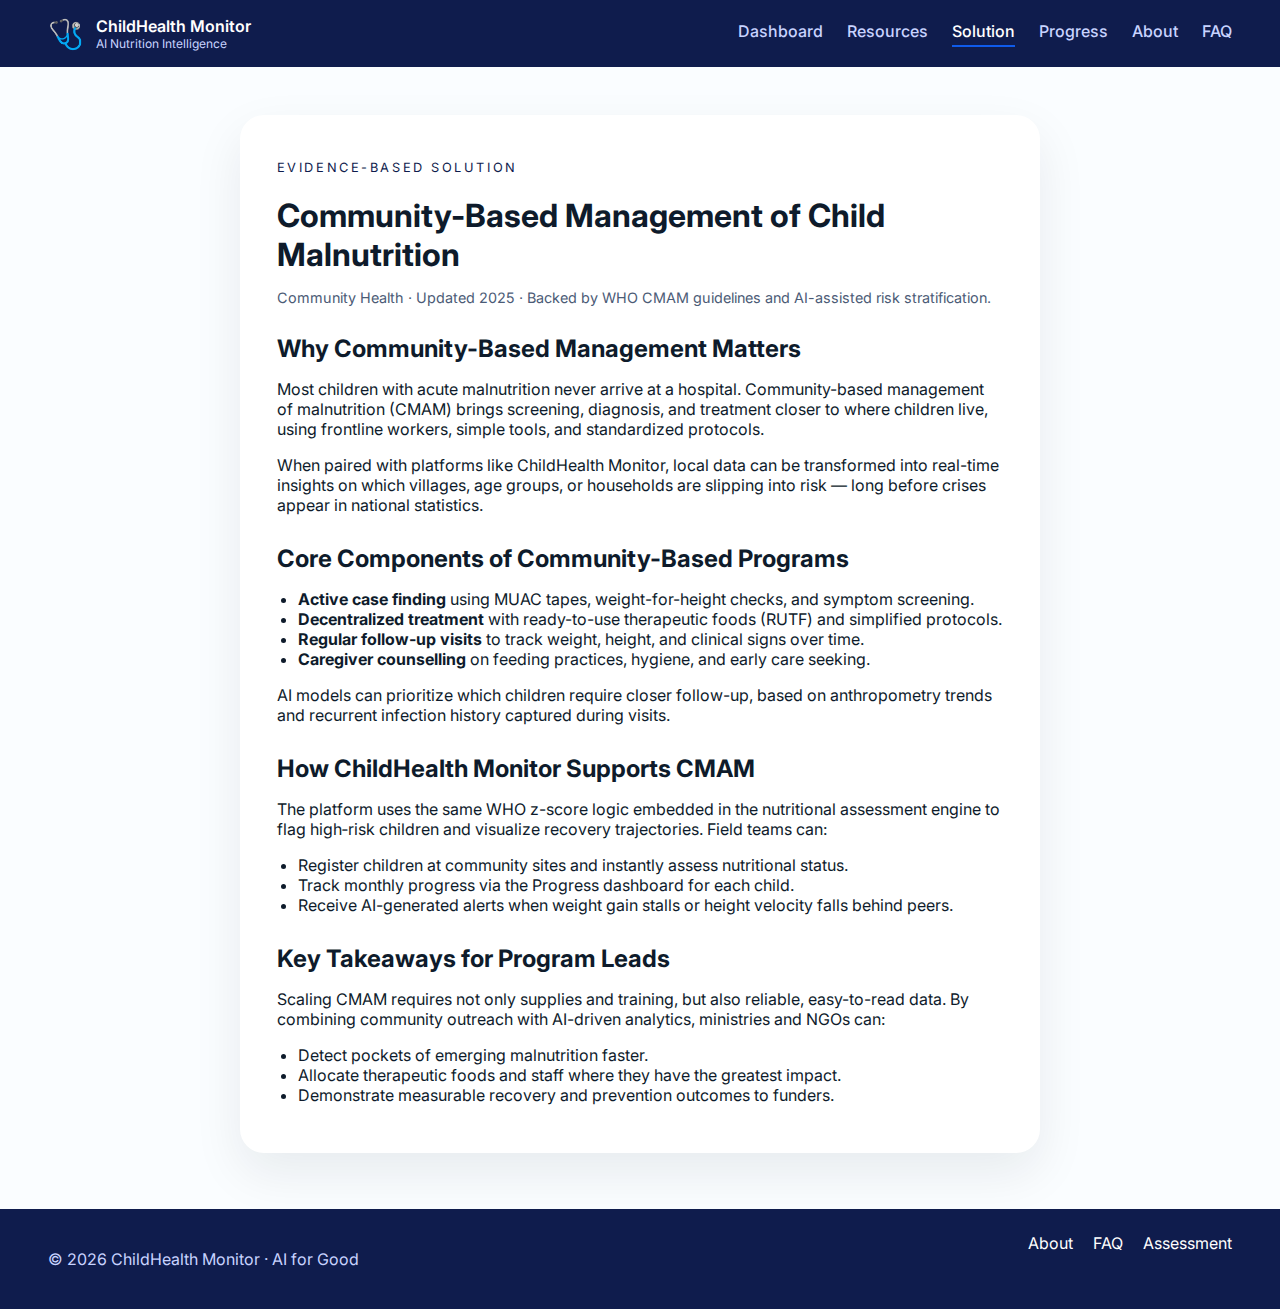
<file: article.html>
<!DOCTYPE html>
<html lang="en">
  <head>
    <meta charset="UTF-8" />
    <meta name="viewport" content="width=device-width, initial-scale=1.0" />
    <title>Community-Based Management of Malnutrition · ChildHealth Monitor</title>
    <link rel="stylesheet" href="styles.css" />
    <link
      href="https://fonts.googleapis.com/css2?family=Inter:wght@400;500;600;700&display=swap"
      rel="stylesheet"
    />
  </head>
  <body>
    <header class="site-header">
      <div class="logo">
        <span class="logo-icon">🩺</span>
        <div>
          <p class="logo-title">ChildHealth Monitor</p>
          <p class="logo-subtitle">AI Nutrition Intelligence</p>
        </div>
      </div>
      <nav class="primary-nav">
        <a class="nav-link" href="index.html#hero">Dashboard</a>
        <a class="nav-link" href="index.html#resources">Resources</a>
        <a class="nav-link active" href="index.html#solutions">Solution</a>
        <a class="nav-link" href="progress.html">Progress</a>
        <a class="nav-link" href="index.html#about">About</a>
        <a class="nav-link" href="index.html#faq">FAQ</a>
      </nav>
    </header>

    <main class="article-main">
      <article class="article-container">
        <header class="article-header">
          <p class="eyebrow">Evidence-Based Solution</p>
          <h1>Community-Based Management of Child Malnutrition</h1>
          <p class="article-meta">
            Community Health · Updated 2025 · Backed by WHO CMAM guidelines and AI-assisted risk stratification.
          </p>
        </header>

        <section class="article-section">
          <h2>Why Community-Based Management Matters</h2>
          <p>
            Most children with acute malnutrition never arrive at a hospital. Community-based management of malnutrition
            (CMAM) brings screening, diagnosis, and treatment closer to where children live, using frontline workers,
            simple tools, and standardized protocols.
          </p>
          <p>
            When paired with platforms like ChildHealth Monitor, local data can be transformed into real-time insights
            on which villages, age groups, or households are slipping into risk — long before crises appear in national
            statistics.
          </p>
        </section>

        <section class="article-section">
          <h2>Core Components of Community-Based Programs</h2>
          <ul>
            <li><strong>Active case finding</strong> using MUAC tapes, weight-for-height checks, and symptom screening.</li>
            <li><strong>Decentralized treatment</strong> with ready-to-use therapeutic foods (RUTF) and simplified protocols.</li>
            <li><strong>Regular follow-up visits</strong> to track weight, height, and clinical signs over time.</li>
            <li><strong>Caregiver counselling</strong> on feeding practices, hygiene, and early care seeking.</li>
          </ul>
          <p>
            AI models can prioritize which children require closer follow-up, based on anthropometry trends and
            recurrent infection history captured during visits.
          </p>
        </section>

        <section class="article-section">
          <h2>How ChildHealth Monitor Supports CMAM</h2>
          <p>
            The platform uses the same WHO z-score logic embedded in the nutritional assessment engine to flag
            high‑risk children and visualize recovery trajectories. Field teams can:
          </p>
          <ul>
            <li>Register children at community sites and instantly assess nutritional status.</li>
            <li>Track monthly progress via the Progress dashboard for each child.</li>
            <li>Receive AI-generated alerts when weight gain stalls or height velocity falls behind peers.</li>
          </ul>
        </section>

        <section class="article-section">
          <h2>Key Takeaways for Program Leads</h2>
          <p>
            Scaling CMAM requires not only supplies and training, but also reliable, easy-to-read data. By combining
            community outreach with AI-driven analytics, ministries and NGOs can:
          </p>
          <ul>
            <li>Detect pockets of emerging malnutrition faster.</li>
            <li>Allocate therapeutic foods and staff where they have the greatest impact.</li>
            <li>Demonstrate measurable recovery and prevention outcomes to funders.</li>
          </ul>
        </section>
      </article>
    </main>

    <footer class="site-footer">
      <p>© <span id="currentYear"></span> ChildHealth Monitor · AI for Good</p>
      <div class="footer-links">
        <a href="index.html#about">About</a>
        <a href="index.html#faq">FAQ</a>
        <a href="index.html#assessment">Assessment</a>
      </div>
    </footer>

    <script>
      document.getElementById('currentYear').textContent = new Date().getFullYear();
    </script>
  </body>
</html>
</file>
<file: styles.css>
*,
*::before,
*::after {
  box-sizing: border-box;
}

:root {
  --navy: #0f1c4d;
  --blue: #0f5beb;
  --blue-light: #d5f2ff;
  --surface: #f2f6ff;
  --card: #0d3f7c;
  --card-dark: #0b305d;
  --text: #0e1b2b;
  --muted: #4b5b76;
  --success: #20c997;
  --warn: #f0a93b;
  --pilot: #7c3aed;
}

body {
  margin: 0;
  font-family: 'Inter', Arial, sans-serif;
  background: #eff4fb;
  color: var(--text);
}

.site-header {
  display: flex;
  align-items: center;
  justify-content: space-between;
  padding: 1rem 3rem;
  background: var(--navy);
  color: #fff;
  position: sticky;
  top: 0;
  z-index: 20;
}

.logo {
  display: flex;
  align-items: center;
  gap: 0.75rem;
}

.logo-icon {
  font-size: 1.8rem;
}

.logo-title {
  font-size: 1rem;
  margin: 0;
  font-weight: 600;
}

.logo-subtitle {
  font-size: 0.75rem;
  margin: 0;
  color: #c8d3ff;
}

.primary-nav {
  display: flex;
  gap: 1.5rem;
}

.nav-link {
  color: #c8d3ff;
  text-decoration: none;
  font-weight: 500;
  padding-bottom: 0.25rem;
  border-bottom: 2px solid transparent;
}

.nav-link.active,
.nav-link:hover {
  color: #fff;
  border-color: var(--blue);
}

.account-area {
  display: flex;
  align-items: center;
  gap: 0.8rem;
}

.icon-btn,
.accent-btn {
  border: none;
  font-weight: 600;
  border-radius: 1.5rem;
  padding: 0.5rem 1.5rem;
  font-size: 0.9rem;
  cursor: pointer;
}

.icon-btn {
  background: #fff;
  color: var(--navy);
}

.accent-btn {
  background: var(--blue);
  color: #fff;
}

.account-dropdown {
  position: relative;
}

.account-trigger {
  display: flex;
  align-items: center;
  gap: 0.5rem;
  border: 1px solid rgba(255, 255, 255, 0.2);
  background: transparent;
  color: #fff;
  border-radius: 999px;
  padding: 0.2rem 0.75rem 0.2rem 0.2rem;
  cursor: pointer;
}

.avatar {
  background: rgba(255, 255, 255, 0.2);
  border-radius: 999px;
  padding: 0.35rem;
}

.dropdown-menu {
  position: absolute;
  right: 0;
  top: 110%;
  background: #fff;
  border-radius: 1rem;
  padding: 1rem;
  box-shadow: 0 30px 70px rgba(15, 27, 43, 0.2);
  display: none;
  min-width: 11rem;
  color: var(--text);
}

.dropdown-menu.open {
  display: block;
}

.dropdown-label {
  font-size: 0.8rem;
  color: var(--muted);
  margin-bottom: 0.5rem;
}

.dropdown-item {
  width: 100%;
  border: none;
  background: #f1f5fb;
  border-radius: 0.75rem;
  padding: 0.6rem;
  font-weight: 600;
  margin-bottom: 0.4rem;
  cursor: pointer;
}

.hero {
  display: grid;
  grid-template-columns: 3fr 2fr;
  gap: 2rem;
  padding: 3rem;
  background: #a6e6ff;
}

.hero-text h1 {
  font-size: 2.8rem;
  margin: 0.5rem 0 1rem;
  color: var(--navy);
}

.eyebrow {
  text-transform: uppercase;
  letter-spacing: 0.2em;
  font-size: 0.8rem;
  color: var(--navy);
}

.lead {
  font-size: 1.1rem;
  max-width: 600px;
}

.hero-actions {
  display: flex;
  gap: 1rem;
  flex-wrap: wrap;
  margin: 1rem 0;
}

.primary-btn,
.secondary-btn {
  border-radius: 1.5rem;
  border: none;
  font-weight: 600;
  padding: 0.8rem 1.6rem;
  cursor: pointer;
  font-size: 1rem;
}

.primary-btn {
  background: var(--navy);
  color: #fff;
}

.secondary-btn {
  background: transparent;
  border: 2px solid var(--navy);
  color: var(--navy);
}

.hero-stats {
  display: flex;
  gap: 2rem;
  list-style: none;
  padding: 0;
  margin-top: 2rem;
}

.stat-value {
  font-size: 2rem;
  margin: 0;
  font-weight: 700;
}

.hero-card {
  background: #fff;
  border-radius: 1.5rem;
  padding: 2rem;
  box-shadow: 0 20px 60px rgba(15, 27, 43, 0.2);
}

.hero-metric {
  background: var(--surface);
  border-radius: 1rem;
  padding: 1rem;
  margin-bottom: 1rem;
}

.hero-metric strong {
  font-size: 2rem;
  display: block;
}

.section-heading {
  text-align: center;
  padding: 3rem 2rem 1rem;
}

.section-heading h2 {
  margin-bottom: 0.5rem;
  font-size: 2.2rem;
}

.assessment {
  background: #fafdff;
  padding-bottom: 3rem;
}

.assessment-grid {
  display: grid;
  grid-template-columns: repeat(auto-fit, minmax(300px, 1fr));
  gap: 2rem;
  padding: 0 3rem 3rem;
}

.assessment-form,
.assessment-results {
  background: linear-gradient(180deg, var(--navy), var(--card));
  border-radius: 1.5rem;
  padding: 2rem;
  color: #fff;
  box-shadow: 0 20px 60px rgba(15, 27, 43, 0.25);
}

.assessment-form input,
.assessment-form select {
  width: 100%;
  padding: 0.8rem;
  border-radius: 0.75rem;
  border: none;
  margin-top: 0.5rem;
  font-size: 1rem;
}

.form-group {
  margin-bottom: 1rem;
}

.full-width {
  grid-column: 1 / -1;
  width: 100%;
}

.symptom-options {
  display: grid;
  gap: 0.5rem;
}

.symptom-options input {
  margin-right: 0.5rem;
}

.form-hint {
  font-size: 0.85rem;
  color: #a6c4ff;
}

.assessment-results {
  background: linear-gradient(180deg, #082a5c, var(--card-dark));
}

.result-state {
  text-align: center;
  margin-top: 3rem;
}

.result-icon {
  font-size: 3rem;
  display: block;
  margin-bottom: 1rem;
}

.result-status {
  font-size: 2rem;
  font-weight: 700;
}

.result-detail {
  margin-top: 1.2rem;
  font-size: 0.95rem;
  line-height: 1.5;
}

.stats {
  padding-bottom: 3rem;
}

.stats-grid {
  display: grid;
  grid-template-columns: repeat(auto-fit, minmax(220px, 1fr));
  gap: 1.5rem;
  padding: 0 3rem;
}

.stat-card {
  background: #001b5e;
  color: #fff;
  border-radius: 1.3rem;
  padding: 1.5rem;
  position: relative;
}

.trend {
  position: absolute;
  top: 1.2rem;
  right: 1.2rem;
  padding: 0.2rem 0.65rem;
  border-radius: 999px;
  font-size: 0.75rem;
  font-weight: 700;
}

.trend.up {
  background: rgba(32, 201, 151, 0.2);
  color: var(--success);
}

.trend.down {
  background: rgba(240, 169, 59, 0.2);
  color: var(--warn);
}

.trend.flat {
  background: rgba(255, 255, 255, 0.2);
  color: #fff;
}

.solutions {
  background: #fafdff;
  padding-bottom: 4rem;
}

.solution-grid {
  display: grid;
  grid-template-columns: repeat(auto-fit, minmax(260px, 1fr));
  gap: 1.5rem;
  padding: 0 3rem;
}

.solution-card {
  background: #0b3478;
  color: #fff;
  border-radius: 1.5rem;
  padding: 1.5rem;
  min-height: 250px;
  display: flex;
  flex-direction: column;
  gap: 0.75rem;
}

.solution-card ul {
  padding-left: 1.1rem;
  margin: 0;
  color: #cbd6ff;
}

.text-btn {
  background: transparent;
  border: none;
  color: #a6e4ff;
  text-align: left;
  font-weight: 600;
  cursor: pointer;
  margin-top: auto;
}

.badge {
  display: inline-flex;
  border-radius: 999px;
  padding: 0.15rem 0.7rem;
  font-size: 0.75rem;
  font-weight: 600;
}

.badge.success {
  background: rgba(32, 201, 151, 0.2);
  color: var(--success);
}

.badge.scale {
  background: rgba(15, 91, 235, 0.2);
  color: var(--blue);
}

.badge.warning {
  background: rgba(240, 169, 59, 0.2);
  color: var(--warn);
}

.badge.pilot {
  background: rgba(124, 58, 237, 0.2);
  color: var(--pilot);
}

.badge.dev {
  background: rgba(255, 255, 255, 0.2);
  color: #fff;
}

.about {
  display: grid;
  grid-template-columns: repeat(auto-fit, minmax(280px, 1fr));
  gap: 1.5rem;
  padding: 3rem;
  background: #0f1c4d;
  color: #fff;
}

.about-card {
  background: rgba(255, 255, 255, 0.05);
  border-radius: 1.5rem;
  padding: 2rem;
}

.about-card.gradient {
  background: linear-gradient(135deg, #00c6ff, #0072ff);
}

.about-list {
  padding-left: 1.3rem;
  color: #d7e3ff;
}

.about-metric {
  margin-bottom: 1.5rem;
}

.about-metric strong {
  font-size: 2.3rem;
  display: block;
}

.faq {
  padding: 3rem;
  background: #fafdff;
}

.faq-list {
  max-width: 900px;
  margin: 0 auto;
  display: flex;
  flex-direction: column;
  gap: 1rem;
}

.faq-item {
  background: #fff;
  border-radius: 1rem;
  border: 1px solid #e3eaf7;
  overflow: hidden;
}

.faq-question {
  width: 100%;
  padding: 1.2rem 1.5rem;
  display: flex;
  justify-content: space-between;
  align-items: center;
  border: none;
  background: transparent;
  font-size: 1rem;
  font-weight: 600;
  cursor: pointer;
}

.faq-answer {
  max-height: 0;
  overflow: hidden;
  padding: 0 1.5rem;
  color: var(--muted);
  transition: max-height 0.3s ease;
}

.faq-item.open .faq-answer {
  max-height: 200px;
  padding-bottom: 1.2rem;
}

.faq-item.open .faq-question span {
  transform: rotate(45deg);
}

.site-footer {
  background: var(--navy);
  color: #c8d3ff;
  padding: 1.5rem 3rem;
  display: flex;
  justify-content: space-between;
  flex-wrap: wrap;
}

.footer-links a {
  color: #fff;
  text-decoration: none;
  margin-left: 1rem;
}

.modal-overlay {
  position: fixed;
  inset: 0;
  background: rgba(0, 0, 0, 0.45);
  opacity: 0;
  pointer-events: none;
  transition: opacity 0.3s;
}

.modal-overlay.visible {
  opacity: 1;
  pointer-events: auto;
}

.modal {
  position: fixed;
  top: 50%;
  left: 50%;
  transform: translate(-50%, -50%) scale(0.95);
  background: #fff;
  border-radius: 1.5rem;
  padding: 2rem;
  width: 360px;
  max-width: 92vw;
  box-shadow: 0 40px 80px rgba(15, 27, 43, 0.3);
  opacity: 0;
  pointer-events: none;
  transition: transform 0.3s, opacity 0.3s;
  z-index: 30;
}

.modal.open {
  opacity: 1;
  pointer-events: auto;
  transform: translate(-50%, -50%) scale(1);
}

.modal-close {
  position: absolute;
  top: 1rem;
  right: 1rem;
  background: none;
  border: none;
  font-size: 1.2rem;
  cursor: pointer;
}

.modal-tabs {
  display: grid;
  grid-template-columns: 1fr 1fr;
  background: #f1f5fb;
  border-radius: 999px;
  padding: 0.3rem;
  margin-bottom: 1.5rem;
}

.modal-tab {
  border: none;
  background: transparent;
  border-radius: 999px;
  padding: 0.6rem;
  font-weight: 600;
  cursor: pointer;
}

.modal-tab.active {
  background: #fff;
  box-shadow: 0 8px 20px rgba(15, 27, 43, 0.1);
}

.auth-form label {
  display: block;
  font-size: 0.9rem;
  margin-bottom: 0.5rem;
}

.auth-form input {
  width: 100%;
  padding: 0.75rem;
  border-radius: 0.8rem;
  border: 1px solid #dbe3f4;
  margin-top: 0.2rem;
  margin-bottom: 0.9rem;
}

.auth-form.hidden {
  display: none;
}

/* Chatbot widget */
.chat-toggle {
  position: fixed;
  right: 2rem;
  bottom: 2rem;
  background: #ffffff;
  border: none;
  border-radius: 999px;
  padding: 0.45rem;
  cursor: pointer;
  box-shadow: 0 18px 40px rgba(15, 27, 43, 0.35);
  z-index: 40;
}

.chat-toggle-icon {
  display: block;
  width: 2.4rem;
  height: auto;
}

.chat-widget {
  position: fixed;
  right: 2rem;
  bottom: 5.2rem;
  width: 340px;
  max-width: 90vw;
  background: #ffffff;
  border-radius: 1.4rem;
  box-shadow: 0 24px 60px rgba(15, 27, 43, 0.4);
  display: none;
  flex-direction: column;
  overflow: hidden;
  z-index: 50;
}

.chat-widget.open {
  display: flex;
}

.chat-header {
  background: var(--navy);
  color: #fff;
  padding: 0.75rem 1rem;
  display: flex;
  align-items: center;
  justify-content: space-between;
}

.chat-header h3 {
  margin: 0;
  font-size: 0.95rem;
}

.chat-close {
  background: none;
  border: none;
  color: #fff;
  font-size: 1.1rem;
  cursor: pointer;
}

.chat-body {
  padding: 0.8rem 0.9rem;
  max-height: 320px;
  overflow-y: auto;
  background: #f5f7ff;
}

.chat-message {
  max-width: 85%;
  margin-bottom: 0.6rem;
  padding: 0.55rem 0.8rem;
  border-radius: 1rem;
  font-size: 0.9rem;
  line-height: 1.35;
}

.chat-message.bot {
  background: #ffffff;
  border-bottom-left-radius: 0.25rem;
}

.chat-message.user {
  background: var(--blue);
  color: #fff;
  margin-left: auto;
  border-bottom-right-radius: 0.25rem;
}

.chat-input-row {
  display: flex;
  gap: 0.5rem;
  padding: 0.7rem 0.8rem;
  border-top: 1px solid #e2e8f5;
  background: #fff;
}

.chat-input-row input {
  flex: 1;
  border: 1px solid #d4ddf3;
  border-radius: 999px;
  padding: 0.45rem 0.8rem;
  font-size: 0.9rem;
}

.chat-input-row button {
  border: none;
  border-radius: 999px;
  padding: 0.45rem 0.9rem;
  font-size: 0.9rem;
  font-weight: 600;
  cursor: pointer;
  background: var(--blue);
  color: #fff;
}

/* Progress page */
.progress-main {
  padding: 3rem;
  background: #fafdff;
}

.progress-layout {
  display: grid;
  grid-template-columns: minmax(260px, 320px) minmax(0, 1fr);
  gap: 2rem;
  padding: 0 2rem 3rem;
}

.progress-summary {
  background: #ffffff;
  border-radius: 1.3rem;
  padding: 1.5rem;
  box-shadow: 0 16px 40px rgba(15, 27, 43, 0.08);
}

.status-pill {
  display: inline-flex;
  padding: 0.2rem 0.7rem;
  border-radius: 999px;
  font-size: 0.8rem;
  font-weight: 600;
}

.status-pill.normal {
  background: rgba(32, 201, 151, 0.14);
  color: var(--success);
}

.progress-note {
  margin-top: 1rem;
  font-size: 0.9rem;
  color: var(--muted);
}

.progress-chart-card {
  background: #ffffff;
  border-radius: 1.3rem;
  padding: 1.5rem;
  box-shadow: 0 18px 40px rgba(15, 27, 43, 0.1);
  min-height: 360px;
}

/* Article page */
.article-main {
  padding: 3rem 1.5rem 3.5rem;
  background: #fafdff;
}

.article-container {
  max-width: 800px;
  margin: 0 auto;
  background: #ffffff;
  border-radius: 1.5rem;
  padding: 2rem 2.3rem;
  box-shadow: 0 20px 50px rgba(15, 27, 43, 0.08);
}

.article-header h1 {
  margin-bottom: 0.5rem;
}

.article-meta {
  color: var(--muted);
  font-size: 0.9rem;
}

.article-section {
  margin-top: 1.8rem;
}

.article-section h2 {
  margin-bottom: 0.5rem;
}

.article-section ul {
  padding-left: 1.3rem;
}

@media (max-width: 960px) {
  .site-header {
    flex-direction: column;
    gap: 1rem;
  }

  .hero {
    grid-template-columns: 1fr;
  }
}

@media (max-width: 640px) {
  .primary-nav {
    flex-wrap: wrap;
    justify-content: center;
  }

  .hero {
    padding: 2rem;
  }

  .assessment-grid,
  .stats-grid,
  .solution-grid {
    padding: 0 1.5rem 2rem;
  }

  .faq {
    padding: 2rem 1.2rem;
  }

  .site-footer {
    flex-direction: column;
    gap: 1rem;
  }
}
</file>
